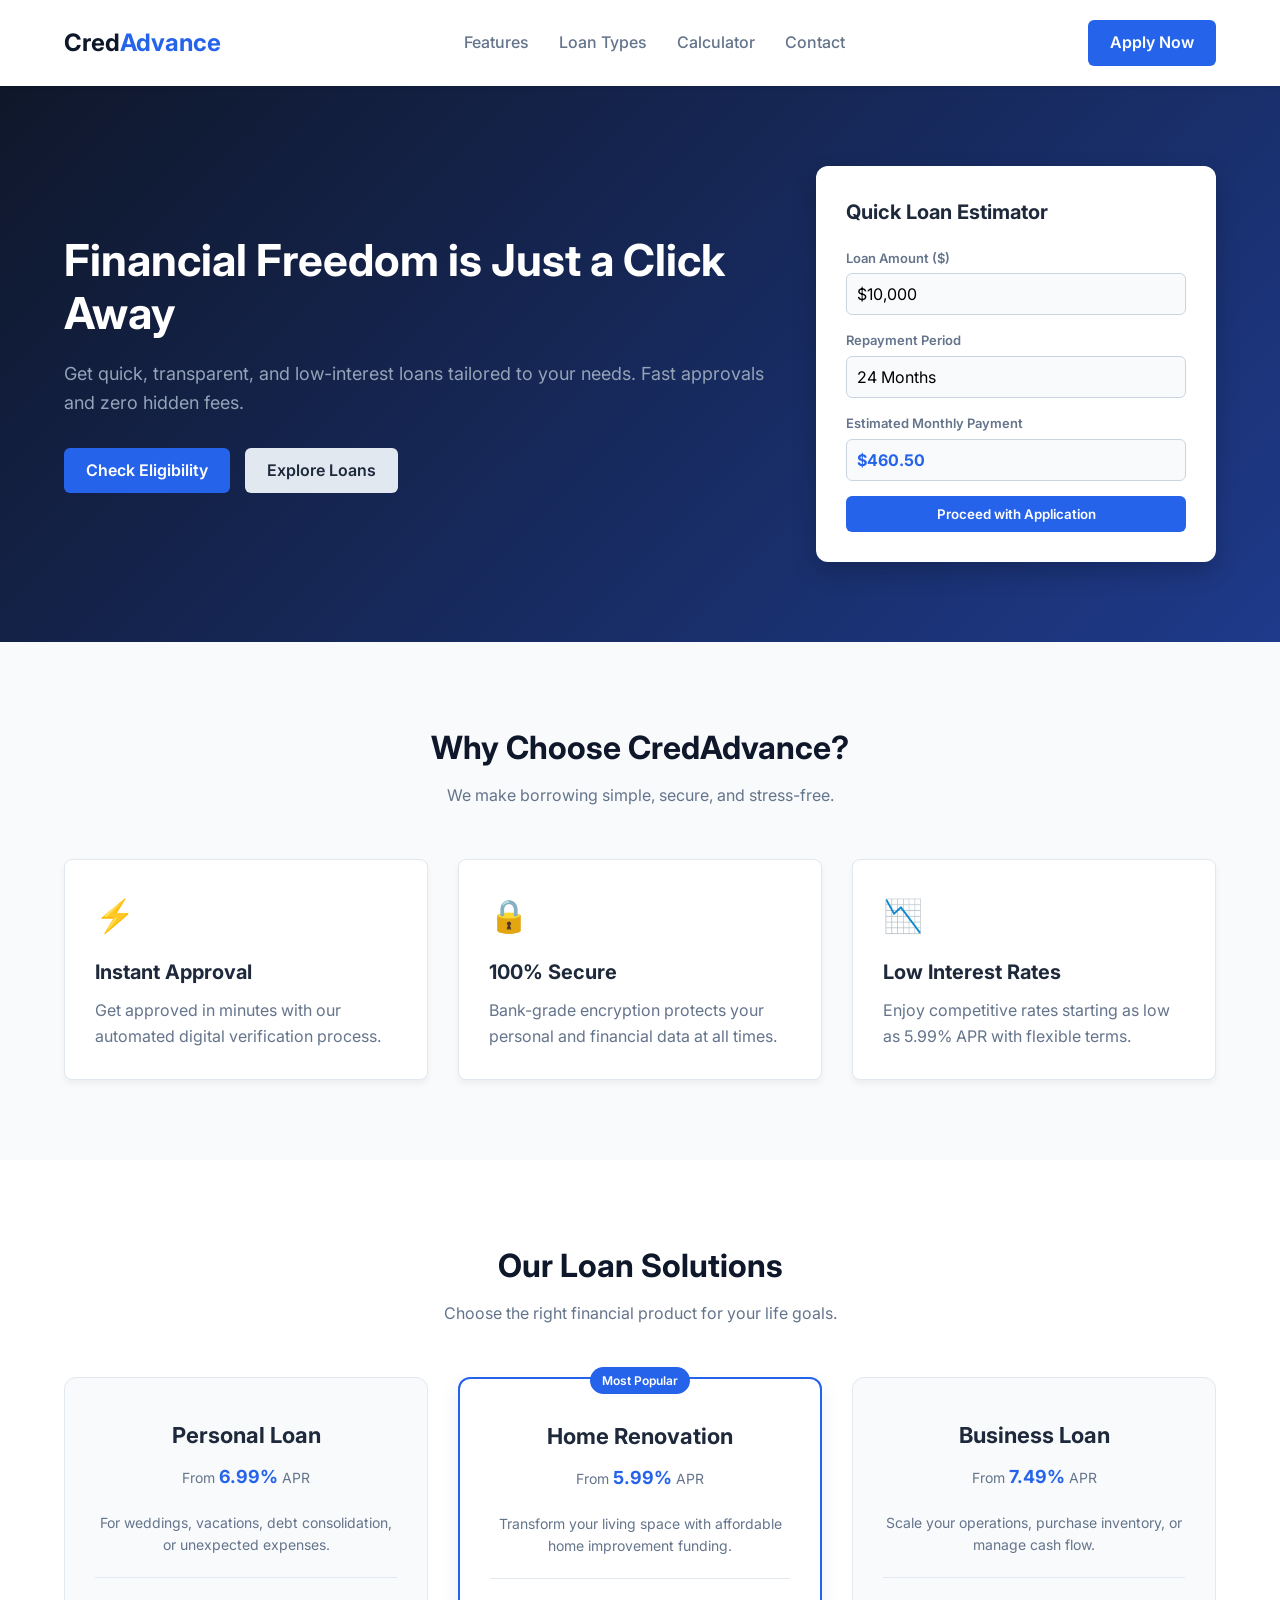
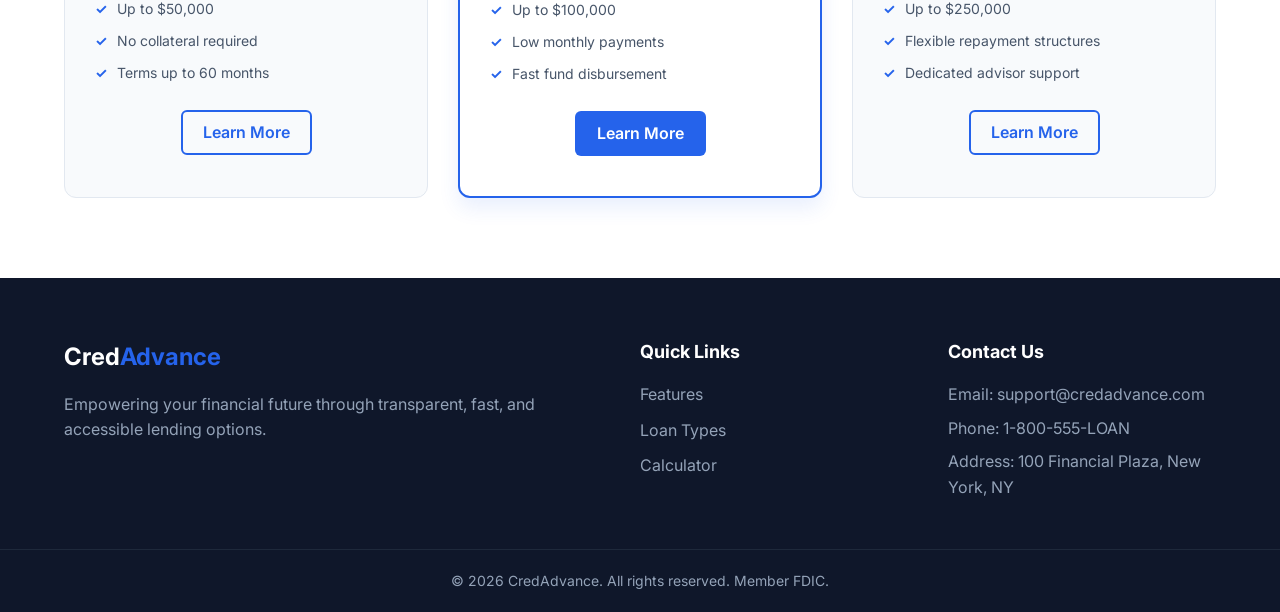
<file: index.html>
<!DOCTYPE html>
<html lang="en">
<head>
    <meta charset="UTF-8">
    <meta name="viewport" content="width=device-width, initial-scale=1.0">
    <title>CredAdvance - Fast & Secure Personal Loans</title>
    <link rel="stylesheet" href="style.css">
    <!-- Google Fonts -->
    <link href="https://fonts.googleapis.com/css2?family=Inter:wght@300;400;500;600;700&display=swap" rel="stylesheet">
</head>
<body>

    <!-- Header / Navbar -->
    <header>
        <div class="container navbar">
            <a href="#" class="logo">Cred<span>Advance</span></a>
            <nav>
                <ul class="nav-links">
                    <li><a href="features.html">Features</a></li>
                    <li><a href="loan.html">Loan Types</a></li>
                    <li><a href="cal.html">Calculator</a></li>
                    <li><a href="contact.html">Contact</a></li>
                </ul>
            </nav>
            <a href="apply.html" class="btn-primary">Apply Now</a>
        </div>
    </header>

    <!-- Hero Section -->
    <section class="hero">
        <div class="container hero-grid">
            <div class="hero-content">
                <h1>Financial Freedom is Just a Click Away</h1>
                <p>Get quick, transparent, and low-interest loans tailored to your needs. Fast approvals and zero hidden fees.</p>
                <div class="hero-buttons">
                    <a href="check.html" class="btn-primary">Check Eligibility</a>
                    <a href="Explore Loans.html" class="btn-secondary">Explore Loans</a>
                </div>
            </div>
            <div class="hero-card">
                <h3>Quick Loan Estimator</h3>
                <form>
                    <div class="form-group">
                        <label>Loan Amount ($)</label>
                        <input type="text" value="$10,000" readonly>
                    </div>
                    <div class="form-group">
                        <label>Repayment Period</label>
                        <input type="text" value="24 Months" readonly>
                    </div>
                    <div class="form-group">
                        <label>Estimated Monthly Payment</label>
                        <input type="text" class="highlight-input" value="$460.50" readonly>
                    </div>
                    <button type="button" class="btn-primary full-width">Proceed with Application</button>
                </form>
            </div>
        </div>
    </section>

    <!-- Features Section -->
    <section id="features" class="features">
        <div class="container">
            <div class="section-title">
                <h2>Why Choose CredAdvance?</h2>
                <p>We make borrowing simple, secure, and stress-free.</p>
            </div>
            <div class="feature-grid">
                <div class="feature-box">
                    <div class="icon">⚡</div>
                    <h3>Instant Approval</h3>
                    <p>Get approved in minutes with our automated digital verification process.</p>
                </div>
                <div class="feature-box">
                    <div class="icon">🔒</div>
                    <h3>100% Secure</h3>
                    <p>Bank-grade encryption protects your personal and financial data at all times.</p>
                </div>
                <div class="feature-box">
                    <div class="icon">📉</div>
                    <h3>Low Interest Rates</h3>
                    <p>Enjoy competitive rates starting as low as 5.99% APR with flexible terms.</p>
                </div>
            </div>
        </div>
    </section>

    <!-- Loan Types Section -->
    <section id="loans" class="loans">
        <div class="container">
            <div class="section-title">
                <h2>Our Loan Solutions</h2>
                <p>Choose the right financial product for your life goals.</p>
            </div>
            <div class="loan-grid">
                <div class="loan-card">
                    <h3>Personal Loan</h3>
                    <p class="rate">From <strong>6.99%</strong> APR</p>
                    <p>For weddings, vacations, debt consolidation, or unexpected expenses.</p>
                    <ul class="loan-perks">
                        <li>Up to $50,000</li>
                        <li>No collateral required</li>
                        <li>Terms up to 60 months</li>
                    </ul>
                    <a href="pl.html" class="btn-outline">Learn More</a>
                </div>
                <div class="loan-card featured">
                    <span class="badge">Most Popular</span>
                    <h3>Home Renovation</h3>
                    <p class="rate">From <strong>5.99%</strong> APR</p>
                    <p>Transform your living space with affordable home improvement funding.</p>
                    <ul class="loan-perks">
                        <li>Up to $100,000</li>
                        <li>Low monthly payments</li>
                        <li>Fast fund disbursement</li>
                    </ul>
                    <a href="homenovation.html" class="btn-primary">Learn More</a>
                </div>
                <div class="loan-card">
                    <h3>Business Loan</h3>
                    <p class="rate">From <strong>7.49%</strong> APR</p>
                    <p>Scale your operations, purchase inventory, or manage cash flow.</p>
                    <ul class="loan-perks">
                        <li>Up to $250,000</li>
                        <li>Flexible repayment structures</li>
                        <li>Dedicated advisor support</li>
                    </ul>
                    <a href="bl.html" class="btn-outline">Learn More</a>
                </div>
            </div>
        </div>
    </section>

    <!-- Footer -->
    <footer id="contact">
        <div class="container footer-grid">
            <div class="footer-about">
                <a href="#" class="logo">Cred<span>Advance</span></a>
                <p>Empowering your financial future through transparent, fast, and accessible lending options.</p>
            </div>
            <div class="footer-links">
                <h4>Quick Links</h4>
                <ul>
                    <li><a href="#features">Features</a></li>
                    <li><a href="#loans">Loan Types</a></li>
                    <li><a href="#calculator">Calculator</a></li>
                </ul>
            </div>
            <div class="footer-contact">
                <h4>Contact Us</h4>
                <p>Email: support@credadvance.com</p>
                <p>Phone: 1-800-555-LOAN</p>
                <p>Address: 100 Financial Plaza, New York, NY</p>
            </div>
        </div>
        <div class="footer-bottom">
            <p>&copy; 2026 CredAdvance. All rights reserved. Member FDIC.</p>
        </div>
    </footer>

</body>
</html>
</file>
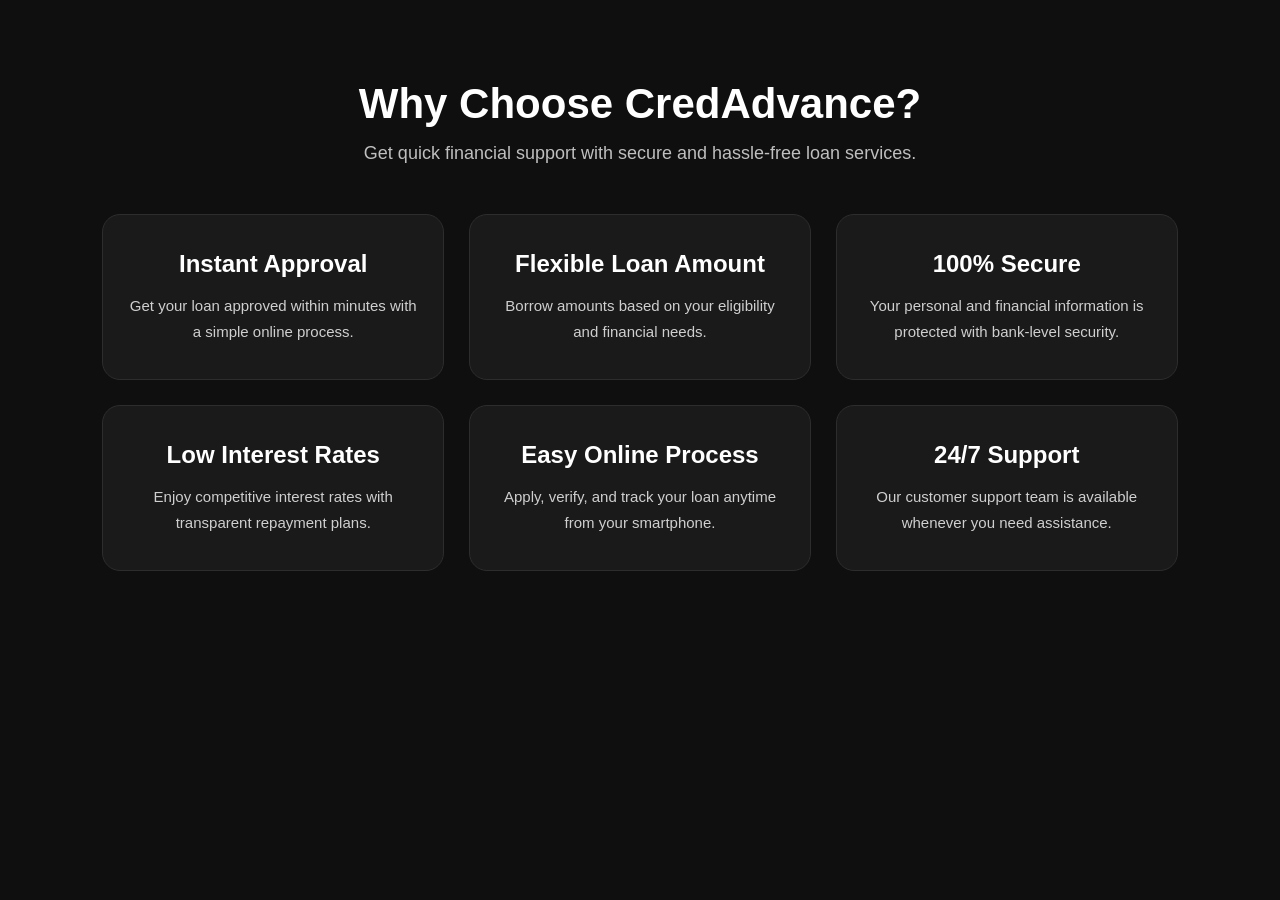
<file: features.html>
<!DOCTYPE html>
<html lang="en">
<head>
    <meta charset="UTF-8">
    <meta name="viewport" content="width=device-width, initial-scale=1.0">
    <title>Document</title>
     <link rel="stylesheet" href="features.css">
</head>
<body>
    <section class="features">
    <div class="container">
        <h2>Why Choose CredAdvance?</h2>
        <p class="subtitle">
            Get quick financial support with secure and hassle-free loan services.
        </p>

        <div class="feature-grid">

            <div class="card">
                <i class="fas fa-bolt"></i>
                <h3>Instant Approval</h3>
                <p>Get your loan approved within minutes with a simple online process.</p>
            </div>

            <div class="card">
                <i class="fas fa-wallet"></i>
                <h3>Flexible Loan Amount</h3>
                <p>Borrow amounts based on your eligibility and financial needs.</p>
            </div>

            <div class="card">
                <i class="fas fa-shield-alt"></i>
                <h3>100% Secure</h3>
                <p>Your personal and financial information is protected with bank-level security.</p>
            </div>

            <div class="card">
                <i class="fas fa-percent"></i>
                <h3>Low Interest Rates</h3>
                <p>Enjoy competitive interest rates with transparent repayment plans.</p>
            </div>

            <div class="card">
                <i class="fas fa-mobile-alt"></i>
                <h3>Easy Online Process</h3>
                <p>Apply, verify, and track your loan anytime from your smartphone.</p>
            </div>

            <div class="card">
                <i class="fas fa-headset"></i>
                <h3>24/7 Support</h3>
                <p>Our customer support team is available whenever you need assistance.</p>
            </div>

        </div>
    </div>
</section>
</body>
</html>
</file>
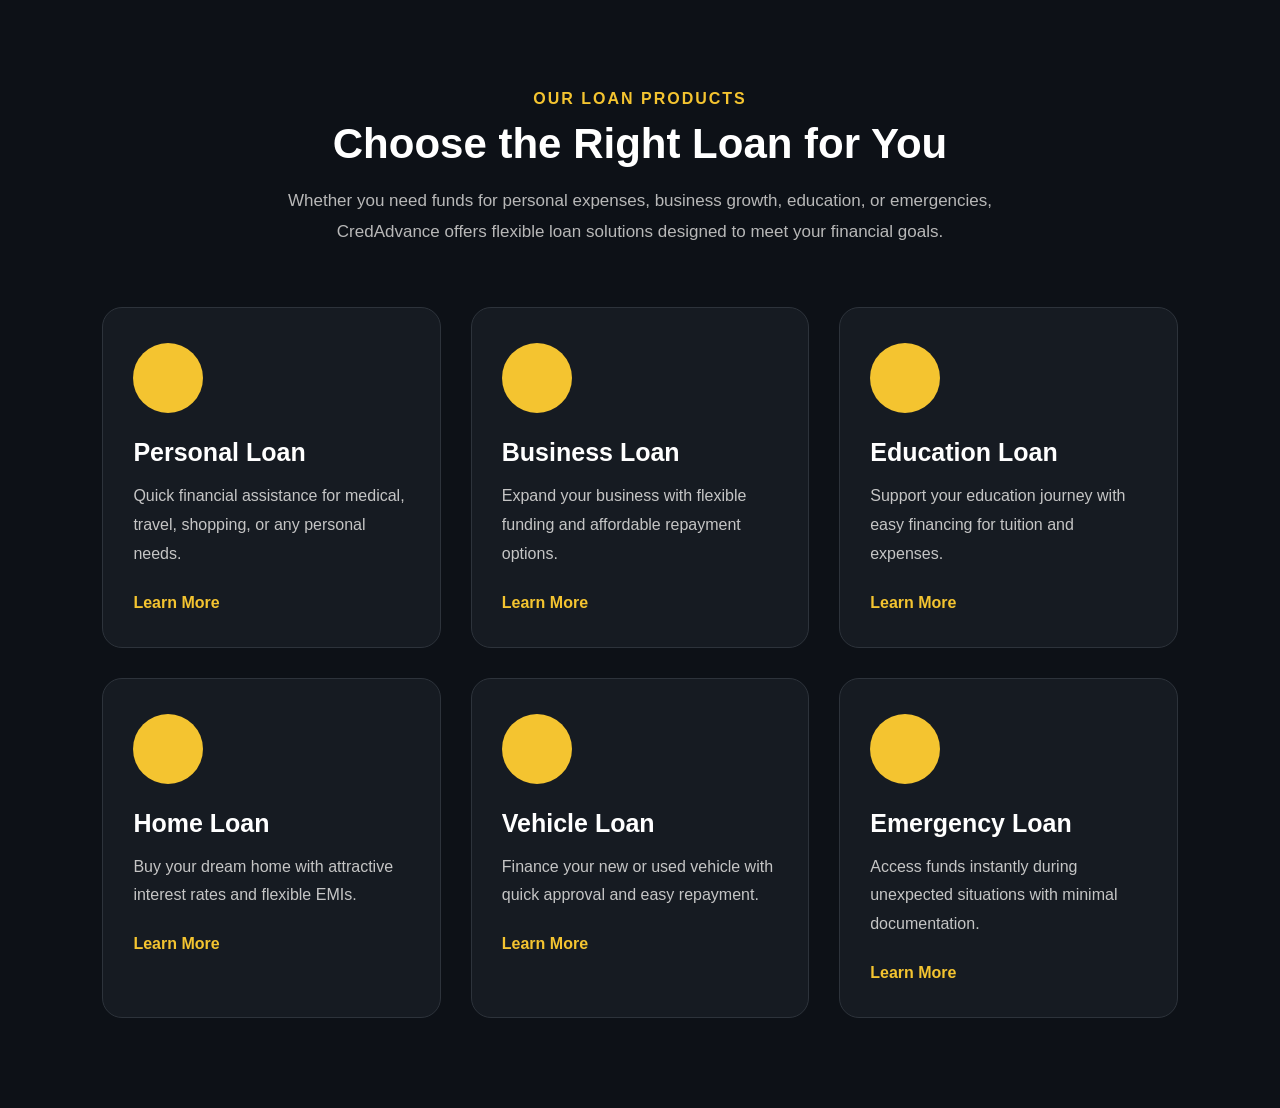
<file: loan.html>
<!DOCTYPE html>
<html lang="en">
<head>
    <meta charset="UTF-8">
    <meta name="viewport" content="width=device-width, initial-scale=1.0">
    <title>Document</title>
     <link rel="stylesheet" href="loan.css">
</head>
<body>
    <section class="loan-types">

    <div class="section-title">
        <span>OUR LOAN PRODUCTS</span>
        <h2>Choose the Right Loan for You</h2>
        <p>
            Whether you need funds for personal expenses, business growth,
            education, or emergencies, CredAdvance offers flexible loan
            solutions designed to meet your financial goals.
        </p>
    </div>

    <div class="loan-grid">

        <div class="loan-card">
            <div class="icon">
                <i class="fas fa-user"></i>                      
            </div>
            <h3>Personal Loan</h3>
            <p>Quick financial assistance for medical, travel, shopping, or any personal needs.</p>
            <a href="#">Learn More <i class="fas fa-arrow-right"></i></a>
        </div>

        <div class="loan-card">
            <div class="icon">
                <i class="fas fa-briefcase"></i>
            </div>
            <h3>Business Loan</h3>
            <p>Expand your business with flexible funding and affordable repayment options.</p>
            <a href="#">Learn More <i class="fas fa-arrow-right"></i></a>
        </div>

        <div class="loan-card">
            <div class="icon">
                <i class="fas fa-graduation-cap"></i>
            </div>
            <h3>Education Loan</h3>
            <p>Support your education journey with easy financing for tuition and expenses.</p>
            <a href="#">Learn More <i class="fas fa-arrow-right"></i></a>
        </div>

        <div class="loan-card">
            <div class="icon">
                <i class="fas fa-home"></i>
            </div>
            <h3>Home Loan</h3>
            <p>Buy your dream home with attractive interest rates and flexible EMIs.</p>
            <a href="#">Learn More <i class="fas fa-arrow-right"></i></a>
        </div>

        <div class="loan-card">
            <div class="icon">
                <i class="fas fa-car"></i>
            </div>
            <h3>Vehicle Loan</h3>
            <p>Finance your new or used vehicle with quick approval and easy repayment.</p>
            <a href="#">Learn More <i class="fas fa-arrow-right"></i></a>
        </div>

        <div class="loan-card">
            <div class="icon">
                <i class="fas fa-heartbeat"></i>
            </div>
            <h3>Emergency Loan</h3>
            <p>Access funds instantly during unexpected situations with minimal documentation.</p>
            <a href="#">Learn More <i class="fas fa-arrow-right"></i></a>
        </div>

    </div>

</section>
</body>
</html>
</file>
<file: style.css>
/* Global Reset & Styling */
* {
    margin: 0;
    padding: 0;
    box-sizing: border-box;
    font-family: 'Inter', sans-serif;
    scroll-behavior: smooth;
}

body {
    background-color: #f8fafc;
    color: #1e293b;
    line-height: 1.6;
}

.container {
    width: 90%;
    max-width: 1200px;
    margin: 0 auto;
}

a {
    text-decoration: none;
    color: inherit;
}

ul {
    list-style: none;
}

/* Buttons */
.btn-primary {
    background-color: #2563eb;
    color: #ffffff;
    padding: 10px 22px;
    border-radius: 6px;
    font-weight: 600;
    transition: background 0.3s ease;
    border: none;
    cursor: pointer;
    display: inline-block;
}

.btn-primary:hover {
    background-color: #1d4ed8;
}

.btn-secondary {
    background-color: #e2e8f0;
    color: #1e293b;
    padding: 10px 22px;
    border-radius: 6px;
    font-weight: 600;
    transition: background 0.3s ease;
}

.btn-secondary:hover {
    background-color: #cbd5e1;
}

.btn-outline {
    border: 2px solid #2563eb;
    color: #2563eb;
    padding: 8px 20px;
    border-radius: 6px;
    font-weight: 600;
    display: inline-block;
    transition: all 0.3s ease;
}

.btn-outline:hover {
    background-color: #2563eb;
    color: #ffffff;
}

.full-width {
    width: 100%;
    text-align: center;
}

/* Navbar */
header {
    background-color: #ffffff;
    box-shadow: 0 1px 3px rgba(0, 0, 0, 0.1);
    position: sticky;
    top: 0;
    z-index: 1000;
}

.navbar {
    display: flex;
    justify-content: space-between;
    align-items: center;
    padding: 20px 0;
}

.logo {
    font-size: 24px;
    font-weight: 700;
    color: #0f172a;
}

.logo span {
    color: #2563eb;
}

.nav-links {
    display: flex;
    gap: 30px;
}

.nav-links a {
    color: #64748b;
    font-weight: 500;
    transition: color 0.3s;
}

.nav-links a:hover {
    color: #2563eb;
}

/* Hero Section */
.hero {
    background: linear-gradient(135deg, #0f172a 0%, #1e3a8a 100%);
    color: #ffffff;
    padding: 80px 0;
}

.hero-grid {
    display: grid;
    grid-template-columns: 1fr 400px;
    gap: 50px;
    align-items: center;
}

.hero-content h1 {
    font-size: 44px;
    line-height: 1.2;
    margin-bottom: 20px;
}

.hero-content p {
    font-size: 18px;
    color: #94a3b8;
    margin-bottom: 30px;
}

.hero-buttons {
    display: flex;
    gap: 15px;
}

.hero-card {
    background: #ffffff;
    color: #1e293b;
    padding: 30px;
    border-radius: 12px;
    box-shadow: 0 10px 25px rgba(0, 0, 0, 0.2);
}

.hero-card h3 {
    margin-bottom: 20px;
    font-size: 20px;
}

.form-group {
    margin-bottom: 15px;
}

.form-group label {
    display: block;
    font-size: 13px;
    font-weight: 600;
    color: #64748b;
    margin-bottom: 5px;
}

.form-group input {
    width: 100%;
    padding: 10px;
    border: 1px solid #cbd5e1;
    border-radius: 6px;
    font-size: 16px;
    background-color: #f8fafc;
}

.highlight-input {
    font-weight: 700;
    color: #2563eb;
}

/* Features Section */
.features {
    padding: 80px 0;
}

.section-title {
    text-align: center;
    margin-bottom: 50px;
}

.section-title h2 {
    font-size: 32px;
    color: #0f172a;
    margin-bottom: 10px;
}

.section-title p {
    color: #64748b;
}

.feature-grid {
    display: grid;
    grid-template-columns: repeat(auto-fit, minmax(300px, 1fr));
    gap: 30px;
}

.feature-box {
    background: #ffffff;
    padding: 30px;
    border-radius: 8px;
    box-shadow: 0 4px 6px rgba(0, 0, 0, 0.05);
    border: 1px solid #e2e8f0;
}

.feature-box .icon {
    font-size: 32px;
    margin-bottom: 15px;
}

.feature-box h3 {
    margin-bottom: 10px;
    font-size: 20px;
}

.feature-box p {
    color: #64748b;
}

/* Loan Types Section */
.loans {
    background-color: #ffffff;
    padding: 80px 0;
}

.loan-grid {
    display: grid;
    grid-template-columns: repeat(auto-fit, minmax(320px, 1fr));
    gap: 30px;
}

.loan-card {
    background: #f8fafc;
    border: 1px solid #e2e8f0;
    padding: 40px 30px;
    border-radius: 12px;
    position: relative;
    text-align: center;
    transition: transform 0.3s ease;
}

.loan-card:hover {
    transform: translateY(-5px);
}

.loan-card.featured {
    background: #ffffff;
    border: 2px solid #2563eb;
    box-shadow: 0 10px 20px rgba(37, 99, 235, 0.1);
}

.badge {
    position: absolute;
    top: -12px;
    left: 50%;
    transform: translateX(-50%);
    background: #2563eb;
    color: #ffffff;
    padding: 4px 12px;
    font-size: 12px;
    font-weight: 600;
    border-radius: 20px;
}

.loan-card h3 {
    font-size: 22px;
    margin-bottom: 10px;
}

.rate {
    font-size: 15px;
    color: #64748b;
    margin-bottom: 15px;
}

.rate strong {
    color: #2563eb;
    font-size: 18px;
}

.loan-card p {
    color: #64748b;
    font-size: 14px;
    margin-bottom: 20px;
}

.loan-perks {
    text-align: left;
    margin-bottom: 25px;
    border-top: 1px solid #e2e8f0;
    padding-top: 20px;
}

.loan-perks li {
    font-size: 14px;
    color: #475569;
    margin-bottom: 10px;
    display: flex;
    align-items: center;
}

.loan-perks li::before {
    content: "✓";
    color: #2563eb;
    font-weight: bold;
    margin-right: 10px;
}

/* Footer */
footer {
    background-color: #0f172a;
    color: #94a3b8;
    padding: 60px 0 20px;
}

.footer-grid {
    display: grid;
    grid-template-columns: 2fr 1fr 1fr;
    gap: 40px;
    margin-bottom: 40px;
}

.footer-about .logo {
    color: #ffffff;
    margin-bottom: 15px;
    display: inline-block;
}

.footer-links h4, .footer-contact h4 {
    color: #ffffff;
    margin-bottom: 15px;
    font-size: 18px;
}

.footer-links ul li {
    margin-bottom: 10px;
}

.footer-links a:hover, .footer-contact p:hover {
    color: #ffffff;
}

.footer-contact p {
    margin-bottom: 8px;
}

.footer-bottom {
    text-align: center;
    border-top: 1px solid #1e293b;
    padding-top: 20px;
    font-size: 14px;
}

/* Responsive Design */
@media (max-width: 900px) {
    .hero-grid {
        grid-template-columns: 1fr;
    }
    .footer-grid {
        grid-template-columns: 1fr;
    }
    .nav-links {
        display: none;
    }
}
</file>
<file: features.css>
*{
    margin:0;
    padding:0;
    box-sizing:border-box;
    font-family:Arial, Helvetica, sans-serif;
}

body{
    background:#0f0f0f;
    color:#fff;
}

.features{
    padding:80px 8%;
}

.container{
    max-width:1200px;
    margin:auto;
}

.features h2{
    text-align:center;
    font-size:42px;
    margin-bottom:15px;
}

.subtitle{
    text-align:center;
    color:#bfbfbf;
    margin-bottom:50px;
    font-size:18px;
}

.feature-grid{
    display:grid;
    grid-template-columns:repeat(auto-fit,minmax(280px,1fr));
    gap:25px;
}

.card{
    background:#1a1a1a;
    border:1px solid #2d2d2d;
    border-radius:18px;
    padding:35px 25px;
    transition:0.4s;
    text-align:center;
}

.card:hover{
    transform:translateY(-10px);
    background:#202020;
    border-color:#d4af37;
    box-shadow:0 10px 25px rgba(212,175,55,0.25);
}

.card i{
    font-size:45px;
    color:#d4af37;
    margin-bottom:20px;
}

.card h3{
    font-size:24px;
    margin-bottom:15px;
}

.card p{
    color:#cfcfcf;
    line-height:1.7;
    font-size:15px;
}

@media(max-width:768px){

.features{
    padding:60px 20px;
}

.features h2{
    font-size:32px;
}

.subtitle{
    font-size:16px;
}

}
</file>
<file: loan.css>
*{
    margin:0;
    padding:0;
    box-sizing:border-box;
    font-family:'Poppins',sans-serif;
}

body{
    background:#0d1117;
    color:#fff;
}

.loan-types{
    padding:90px 8%;
}

.section-title{
    text-align:center;
    max-width:750px;
    margin:auto;
    margin-bottom:60px;
}

.section-title span{
    display:inline-block;
    color:#f4c430;
    font-weight:600;
    letter-spacing:2px;
    margin-bottom:12px;
    text-transform:uppercase;
}

.section-title h2{
    font-size:42px;
    margin-bottom:18px;
}

.section-title p{
    color:#b8b8b8;
    line-height:1.8;
    font-size:17px;
}

.loan-grid{
    display:grid;
    grid-template-columns:repeat(auto-fit,minmax(300px,1fr));
    gap:30px;
}

.loan-card{
    background:#161b22;
    border:1px solid #2d333b;
    border-radius:20px;
    padding:35px 30px;
    transition:.4s;
    position:relative;
    overflow:hidden;
}

.loan-card::before{
    content:"";
    position:absolute;
    top:0;
    left:0;
    width:100%;
    height:5px;
    background:#f4c430;
    transform:scaleX(0);
    transition:.4s;
}

.loan-card:hover::before{
    transform:scaleX(1);
}

.loan-card:hover{
    transform:translateY(-12px);
    border-color:#f4c430;
    box-shadow:0 15px 35px rgba(244,196,48,.18);
}

.icon{
    width:70px;
    height:70px;
    border-radius:50%;
    background:#f4c430;
    display:flex;
    justify-content:center;
    align-items:center;
    margin-bottom:25px;
}

.icon i{
    color:#111;
    font-size:30px;
}

.loan-card h3{
    font-size:25px;
    margin-bottom:15px;
}

.loan-card p{
    color:#c5c5c5;
    line-height:1.8;
    margin-bottom:25px;
}

.loan-card a{
    text-decoration:none;
    color:#f4c430;
    font-weight:600;
    transition:.3s;
}

.loan-card a i{
    margin-left:8px;
    transition:.3s;
}

.loan-card:hover a i{
    transform:translateX(6px);
}

@media(max-width:768px){

.loan-types{
    padding:70px 20px;
}

.section-title h2{
    font-size:32px;
}

.section-title p{
    font-size:15px;
}

.loan-card{
    padding:30px 25px;
}

}
</file>
